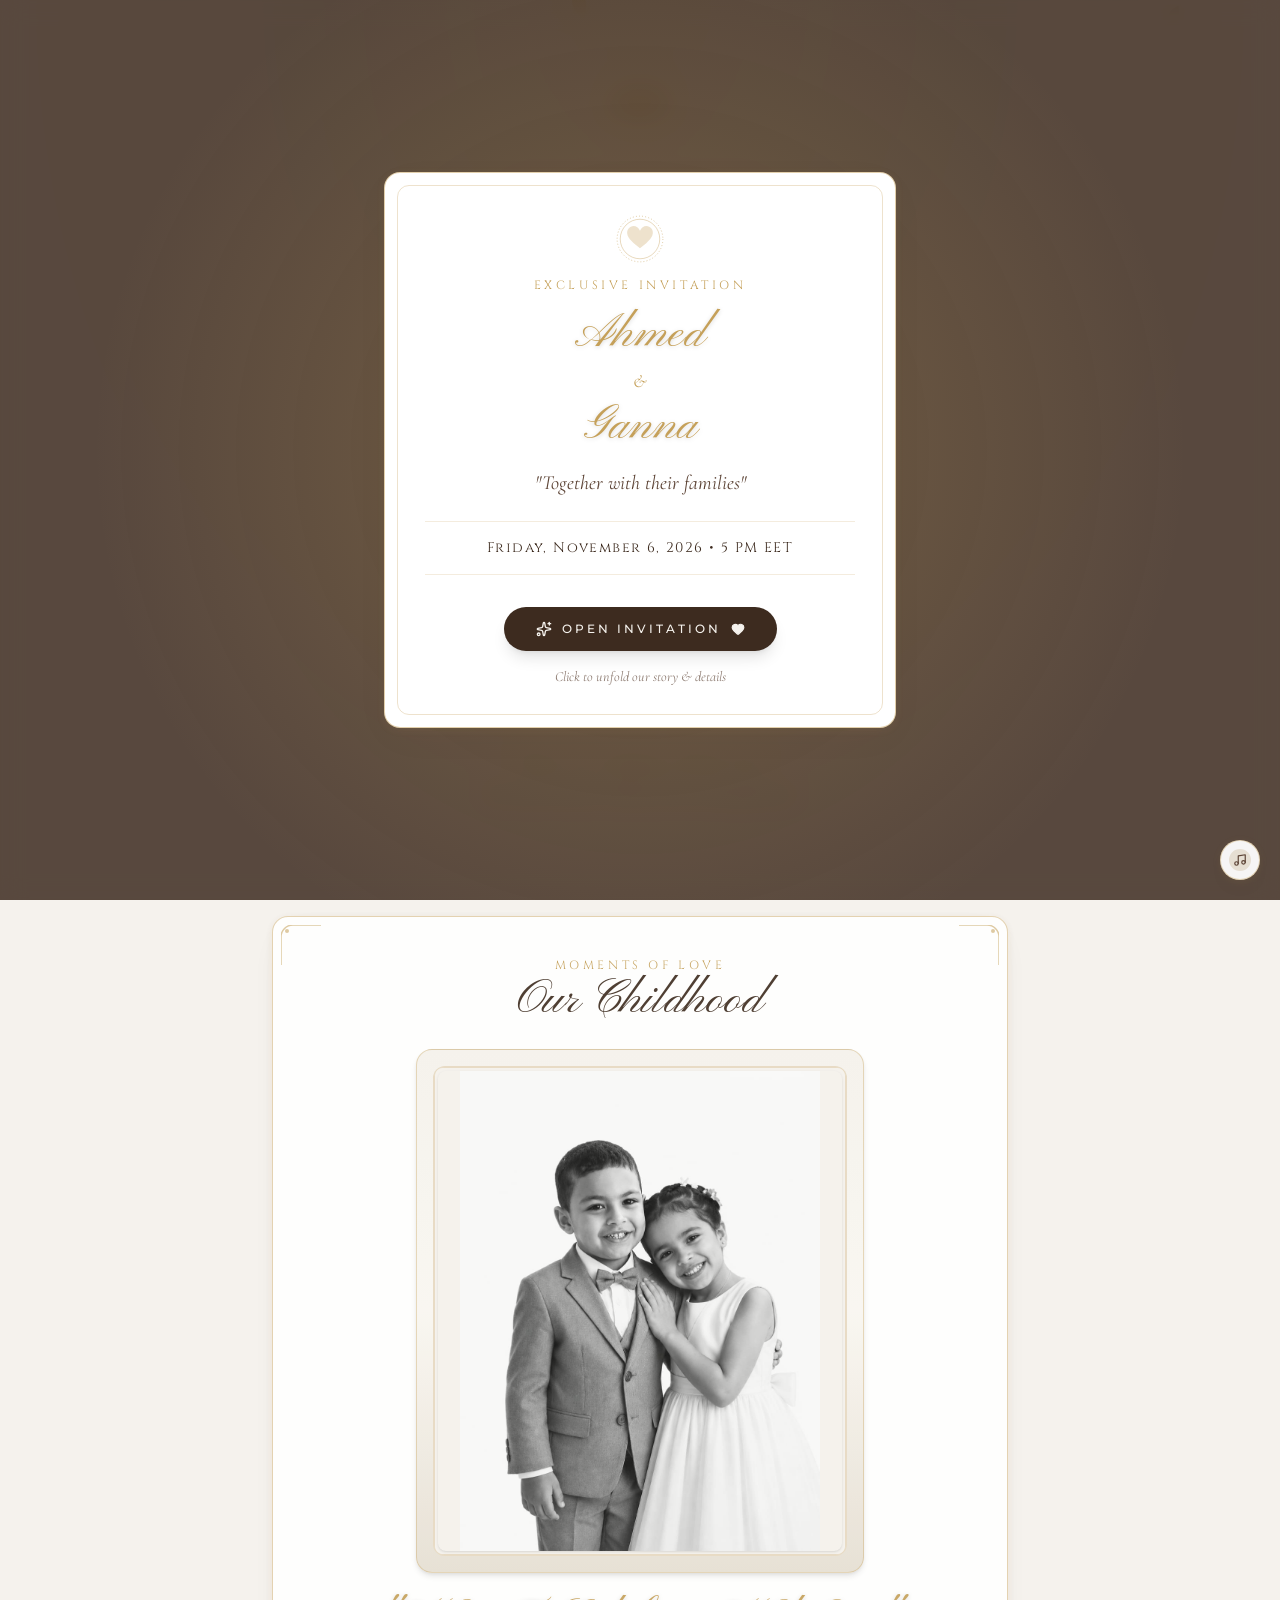
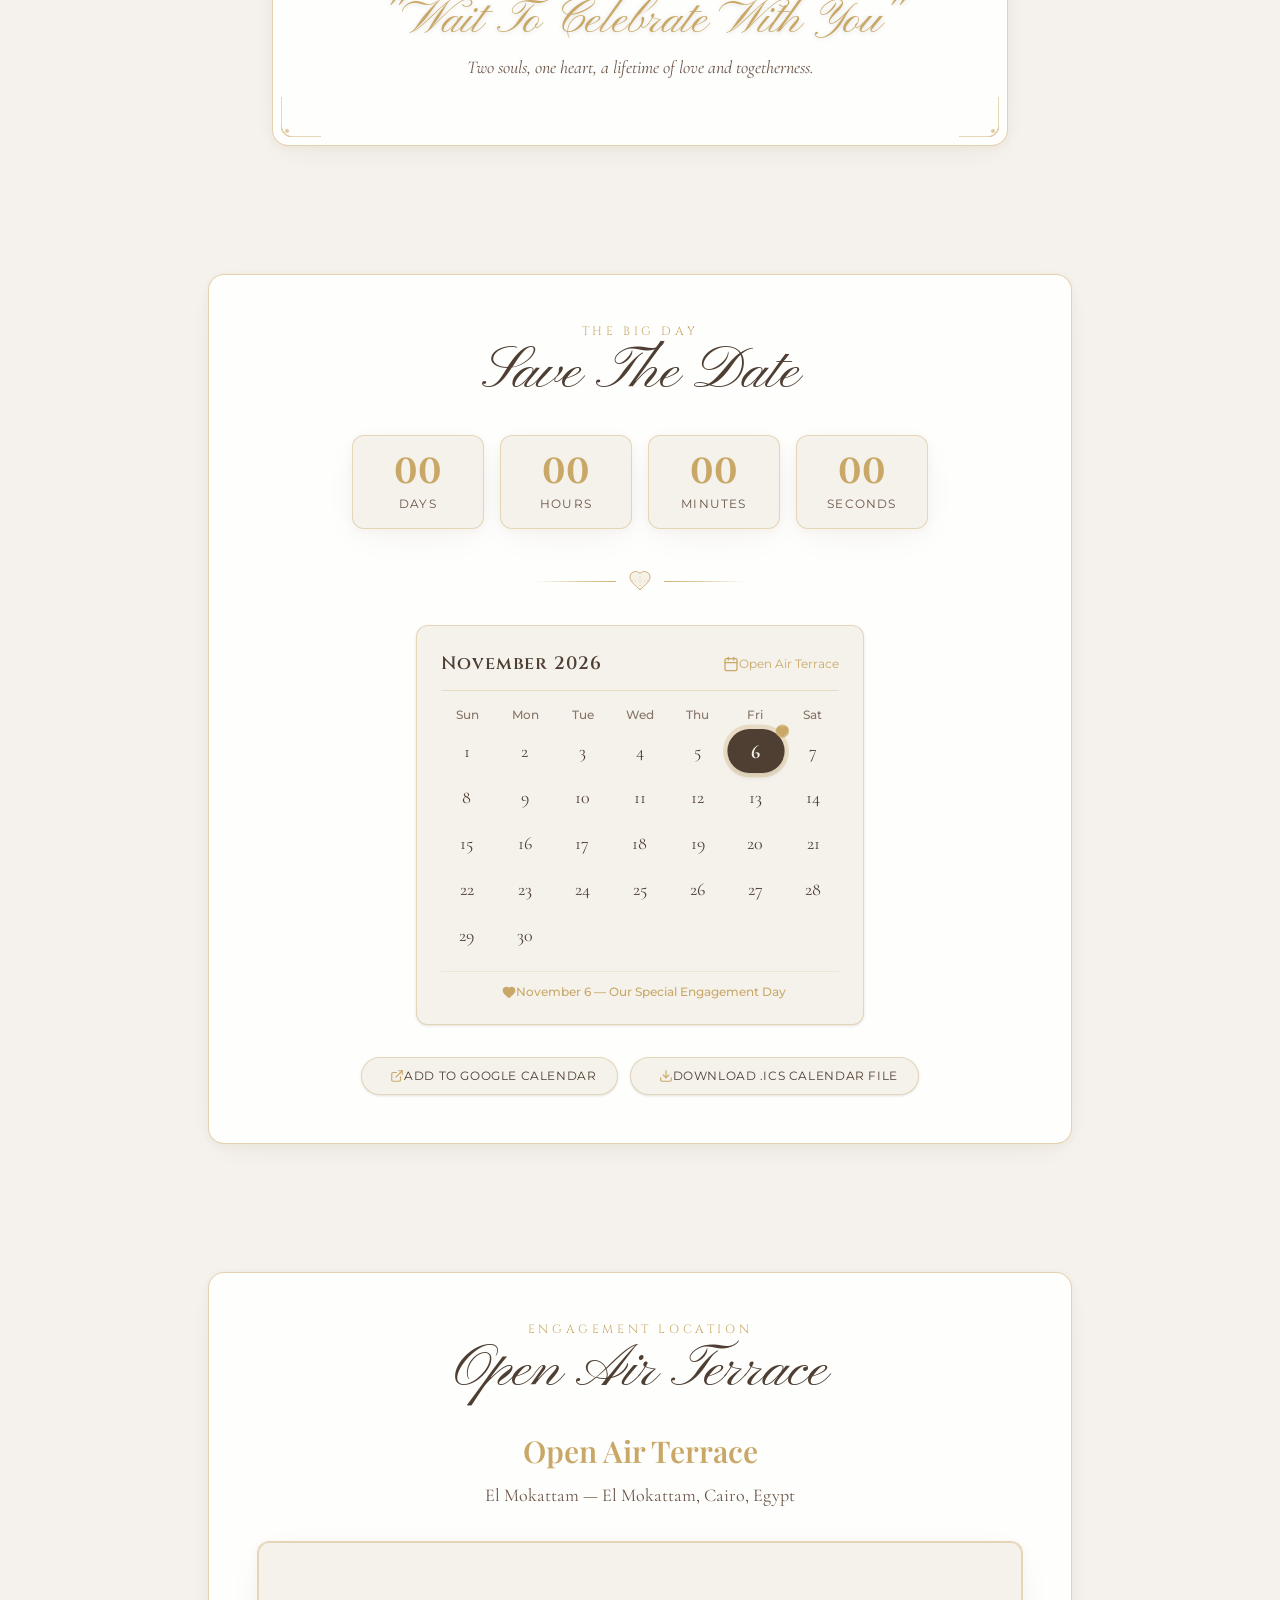
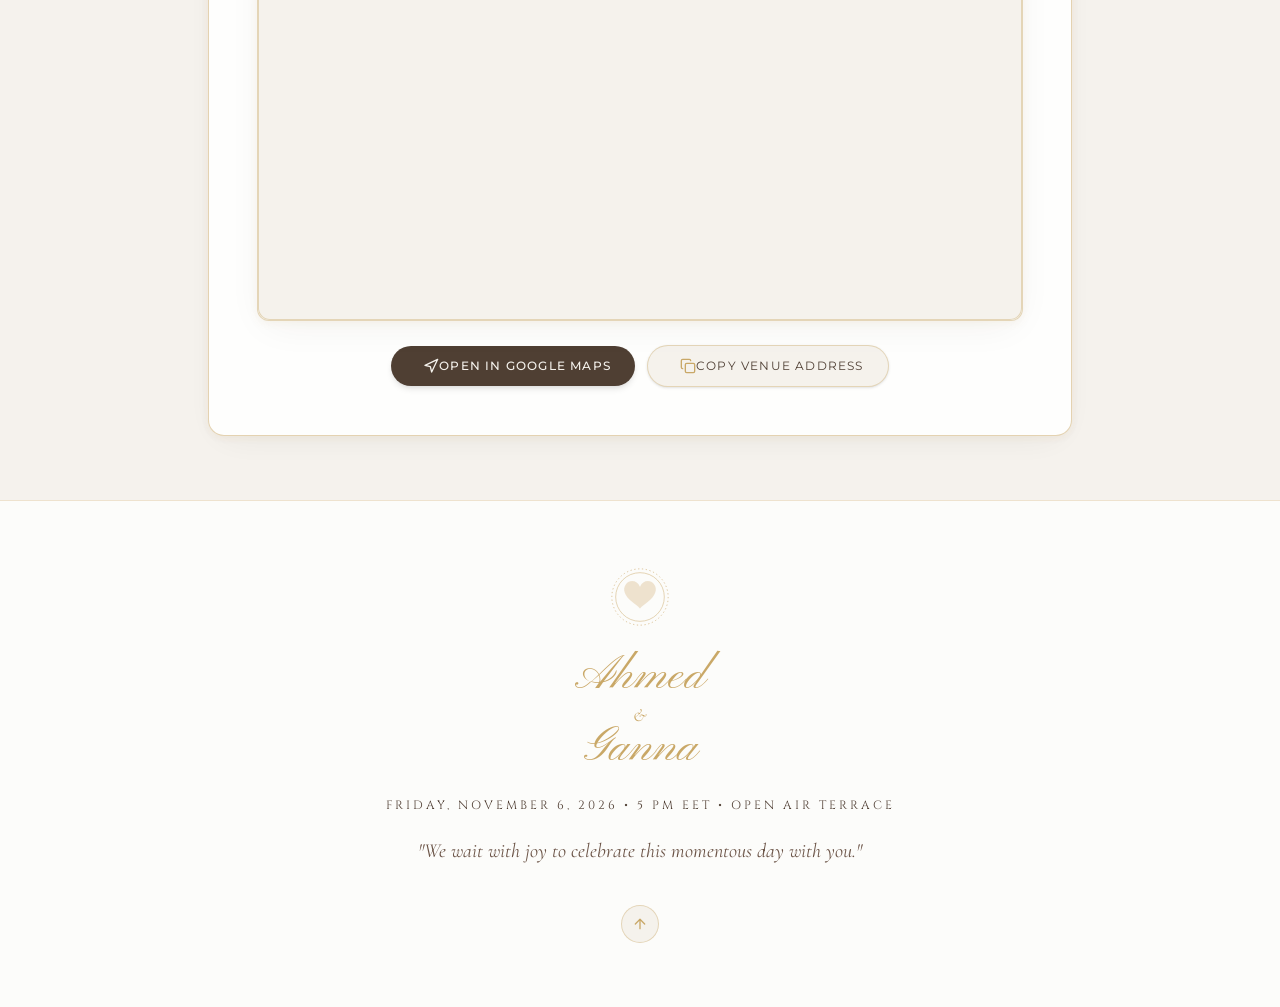
<file: index.html>
<!doctype html>
<html lang="en" class="scroll-smooth">
<head>
  <meta charset="UTF-8" />
  <meta name="viewport" content="width=device-width, initial-scale=1.0" />

  <title>Ahmed & Ganna — Engagement Invitation</title>

  <link rel="preconnect" href="https://fonts.googleapis.com">
  <link rel="preconnect" href="https://fonts.gstatic.com" crossorigin>

  <link href="https://fonts.googleapis.com/css2?family=Amiri:ital,wght@0,400;0,700;1,400;1,700&family=Aref+Ruqaa:wght@400;700&family=Cairo:wght@400;500;600;700&family=Cinzel:wght@400;500;600;700&family=Cormorant+Garamond:ital,wght@0,300;0,400;0,500;0,600;0,700;1,400;1,600&family=Montserrat:wght@300;400;500;600&family=Noto+Naskh+Arabic:wght@400;500;600;700&family=Pinyon+Script&family=Playfair+Display:ital,wght@0,400;0,500;0,600;0,700;1,400&family=Tajawal:wght@400;500;700&display=swap" rel="stylesheet">

  <link rel="stylesheet" href="./index-e6R8RaqV.css">

  <script type="module" src="./index-DHkvw_Yv.js"></script>
</head>

<body class="bg-[#f5f2ed] text-[#3d2b1f] antialiased selection:bg-[#c5a059] selection:text-white">

  <div id="root"></div>

</body>
</html>
</file>
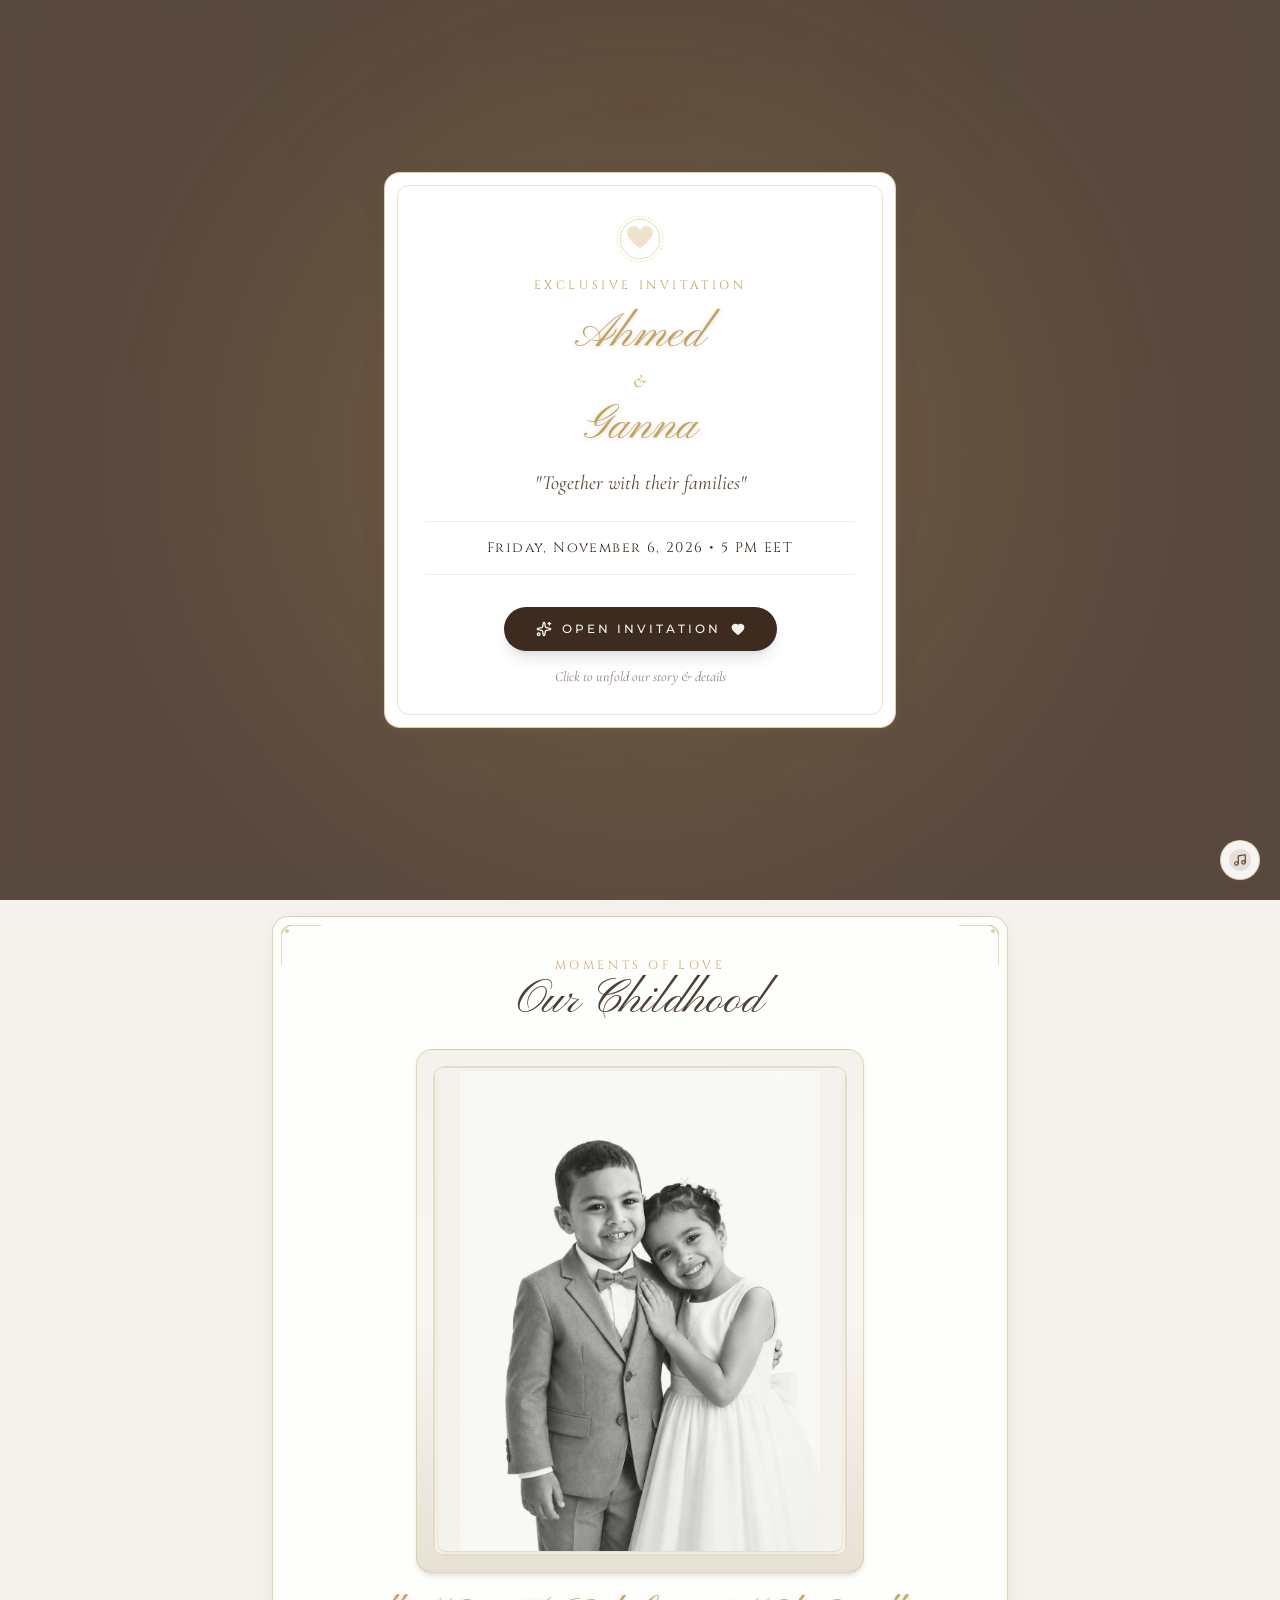
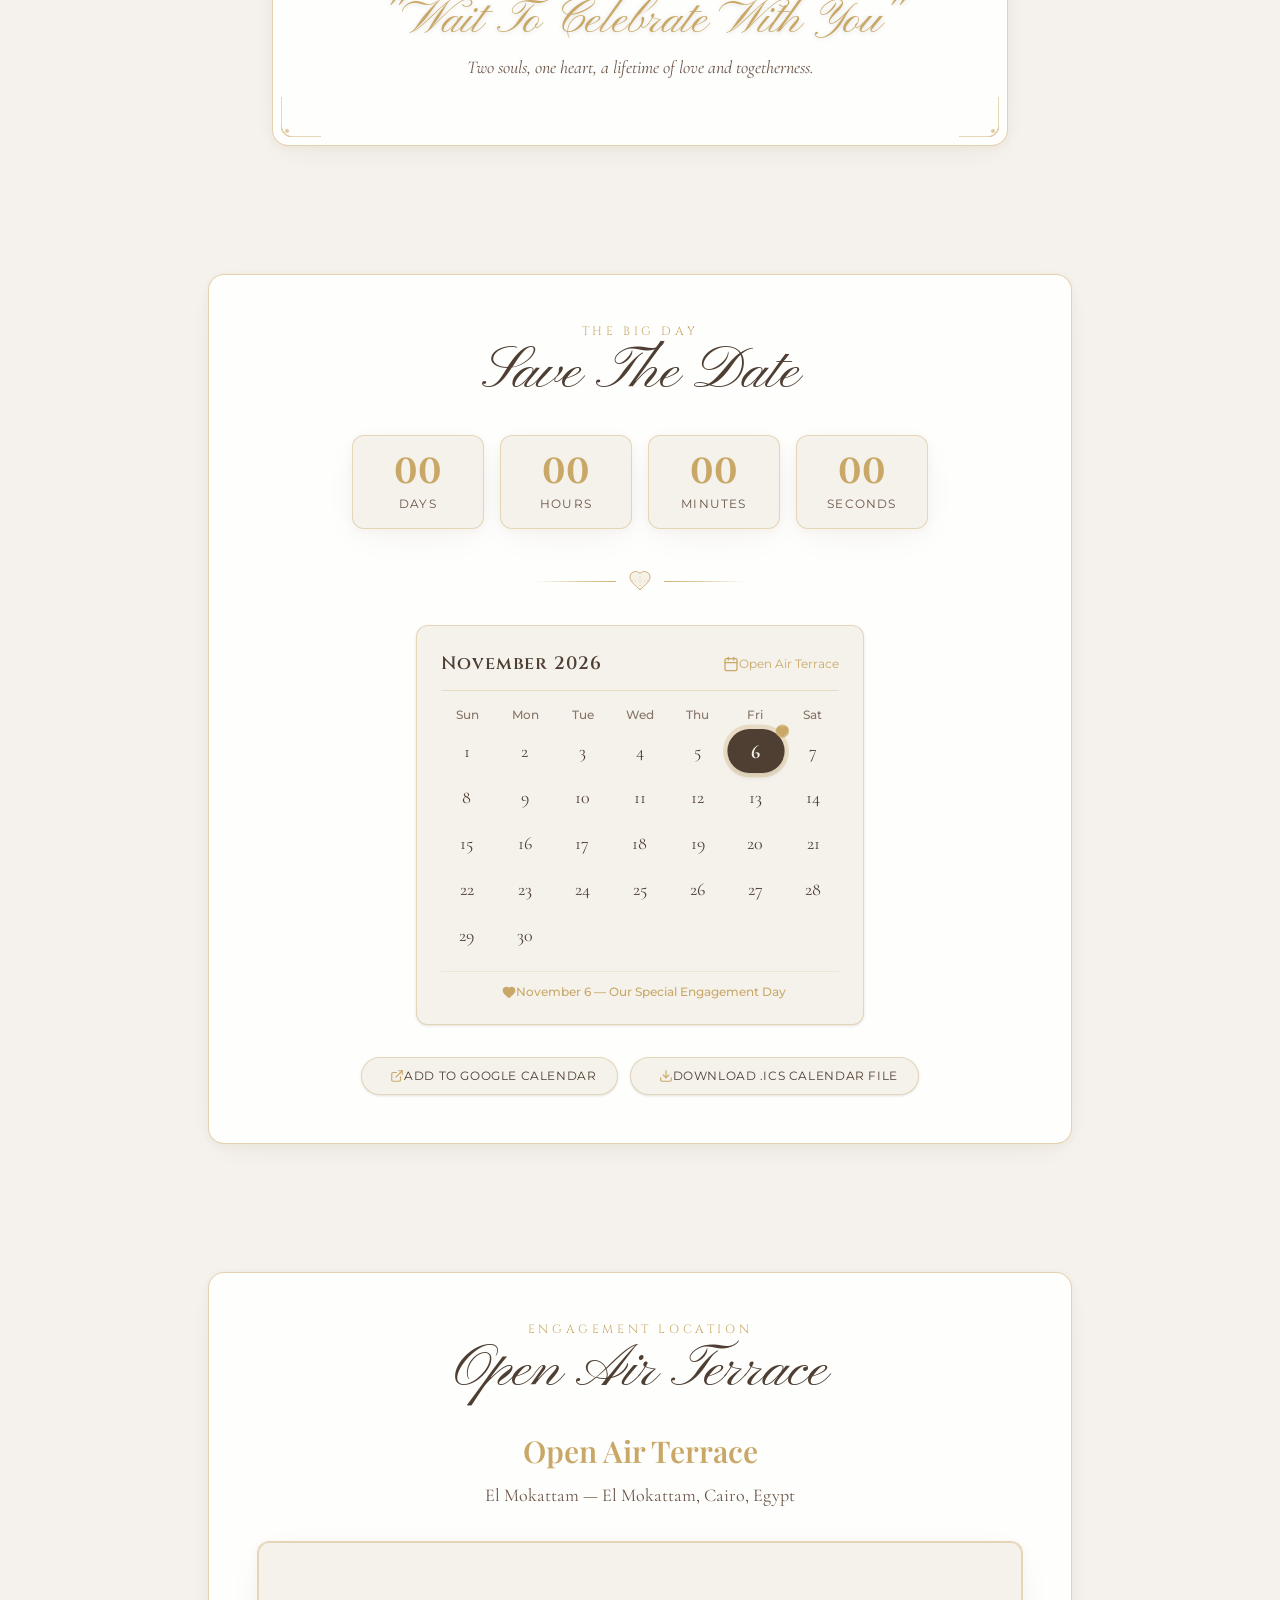
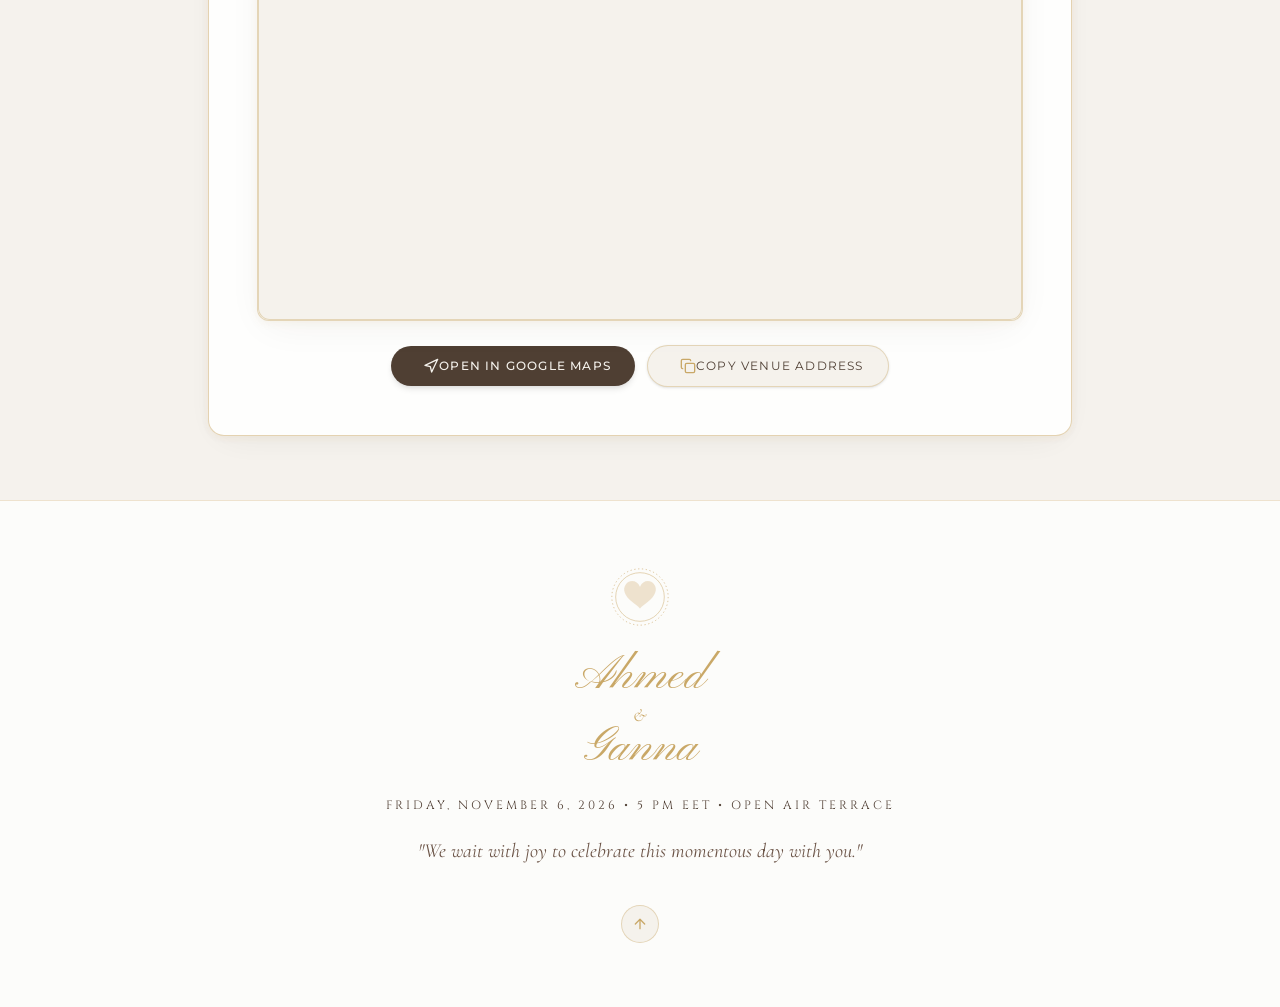
<file: (index).html>
<!doctype html>
<html lang="en" class="scroll-smooth">
<head>
  <meta charset="UTF-8" />
  <meta name="viewport" content="width=device-width, initial-scale=1.0" />

  <title>Ahmed & Ganna — Engagement Invitation</title>

  <link rel="preconnect" href="https://fonts.googleapis.com">
  <link rel="preconnect" href="https://fonts.gstatic.com" crossorigin>

  <link href="https://fonts.googleapis.com/css2?family=Amiri:ital,wght@0,400;0,700;1,400;1,700&family=Aref+Ruqaa:wght@400;700&family=Cairo:wght@400;500;600;700&family=Cinzel:wght@400;500;600;700&family=Cormorant+Garamond:ital,wght@0,300;0,400;0,500;0,600;0,700;1,400;1,600&family=Montserrat:wght@300;400;500;600&family=Noto+Naskh+Arabic:wght@400;500;600;700&family=Pinyon+Script&family=Playfair+Display:ital,wght@0,400;0,500;0,600;0,700;1,400&family=Tajawal:wght@400;500;700&display=swap" rel="stylesheet">

  <link rel="stylesheet" href="./index-e6R8RaqV.css">

  <script type="module" src="./index-DHkvw_Yv.js"></script>
</head>

<body class="bg-[#f5f2ed] text-[#3d2b1f] antialiased selection:bg-[#c5a059] selection:text-white">

  <div id="root"></div>

</body>
</html>
</file>
